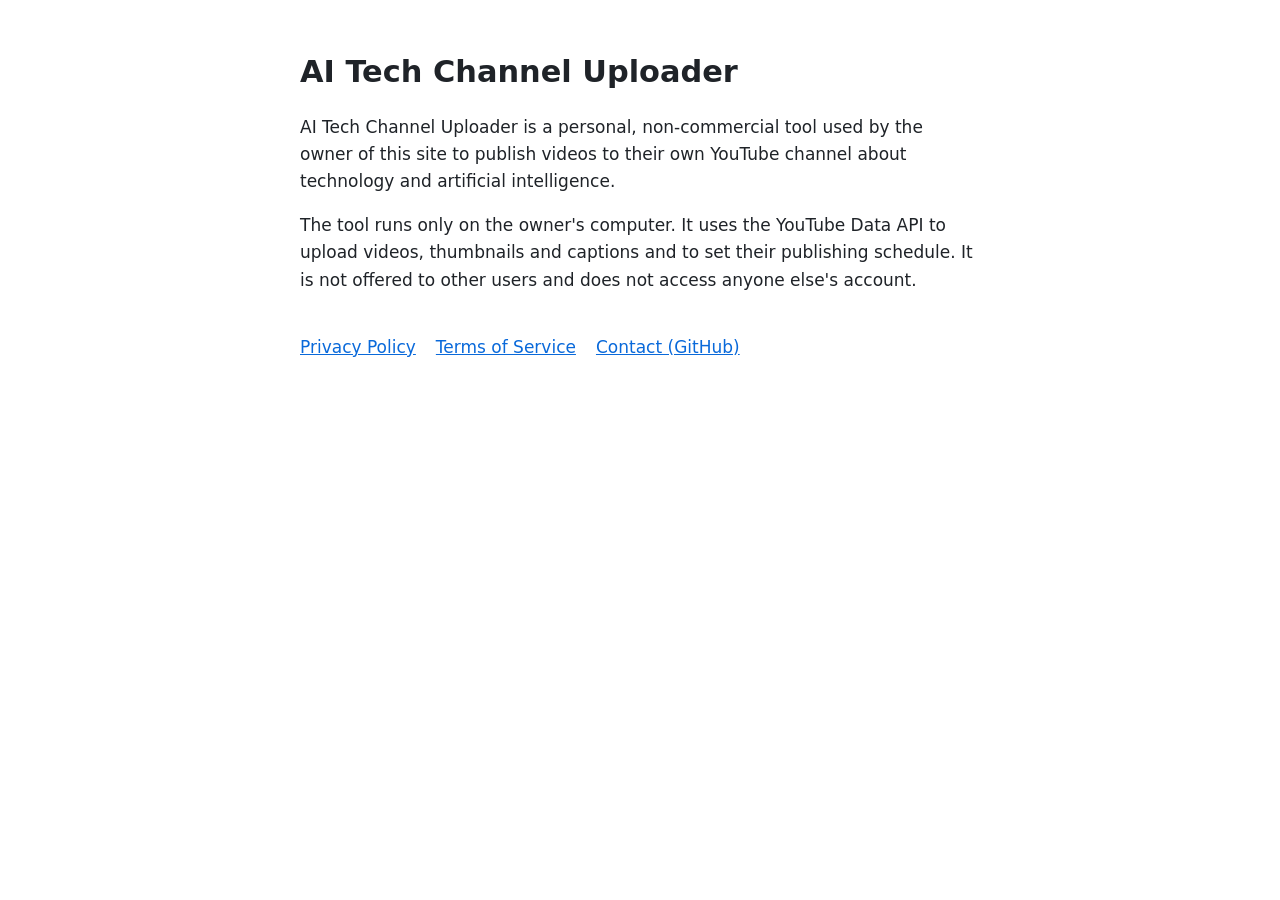
<file: index.html>
<!doctype html>
<html lang="en">
<head>
<meta charset="utf-8">
<meta name="viewport" content="width=device-width, initial-scale=1">
<title>AI Tech Channel Uploader</title>
<link rel="stylesheet" href="style.css">
</head>
<body>
<main>
  <h1>AI Tech Channel Uploader</h1>
  <p>
    AI Tech Channel Uploader is a personal, non-commercial tool used by the owner of this site to publish
    videos to their own YouTube channel about technology and artificial intelligence.
  </p>
  <p>
    The tool runs only on the owner's computer. It uses the YouTube Data API to upload videos, thumbnails and
    captions and to set their publishing schedule. It is not offered to other users and does not access
    anyone else's account.
  </p>
  <nav>
    <a href="privacy.html">Privacy Policy</a>
    <a href="terms.html">Terms of Service</a>
    <a href="https://github.com/hfehmi35">Contact (GitHub)</a>
  </nav>
</main>
</body>
</html>
</file>
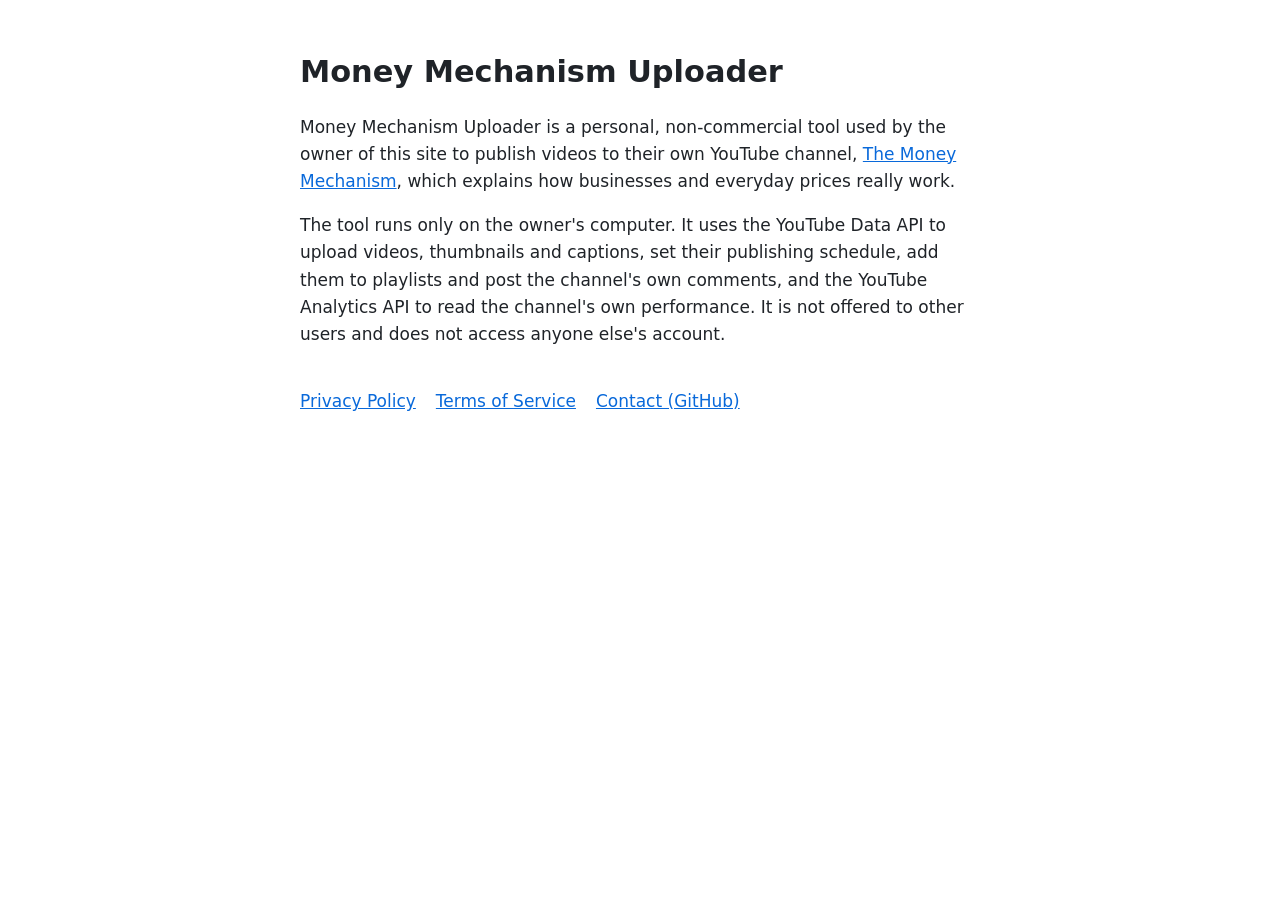
<file: money-mechanism/index.html>
<!doctype html>
<html lang="en">
<head>
<meta charset="utf-8">
<meta name="viewport" content="width=device-width, initial-scale=1">
<title>Money Mechanism Uploader</title>
<link rel="stylesheet" href="../style.css">
</head>
<body>
<main>
  <h1>Money Mechanism Uploader</h1>
  <p>
    Money Mechanism Uploader is a personal, non-commercial tool used by the owner of this site to publish
    videos to their own YouTube channel, <a href="https://www.youtube.com/@themoneymechanismm">The Money Mechanism</a>,
    which explains how businesses and everyday prices really work.
  </p>
  <p>
    The tool runs only on the owner's computer. It uses the YouTube Data API to upload videos, thumbnails and
    captions, set their publishing schedule, add them to playlists and post the channel's own comments, and the
    YouTube Analytics API to read the channel's own performance. It is not offered to other users and does not
    access anyone else's account.
  </p>
  <nav>
    <a href="privacy.html">Privacy Policy</a>
    <a href="terms.html">Terms of Service</a>
    <a href="https://github.com/hfehmi35">Contact (GitHub)</a>
  </nav>
</main>
</body>
</html>
</file>
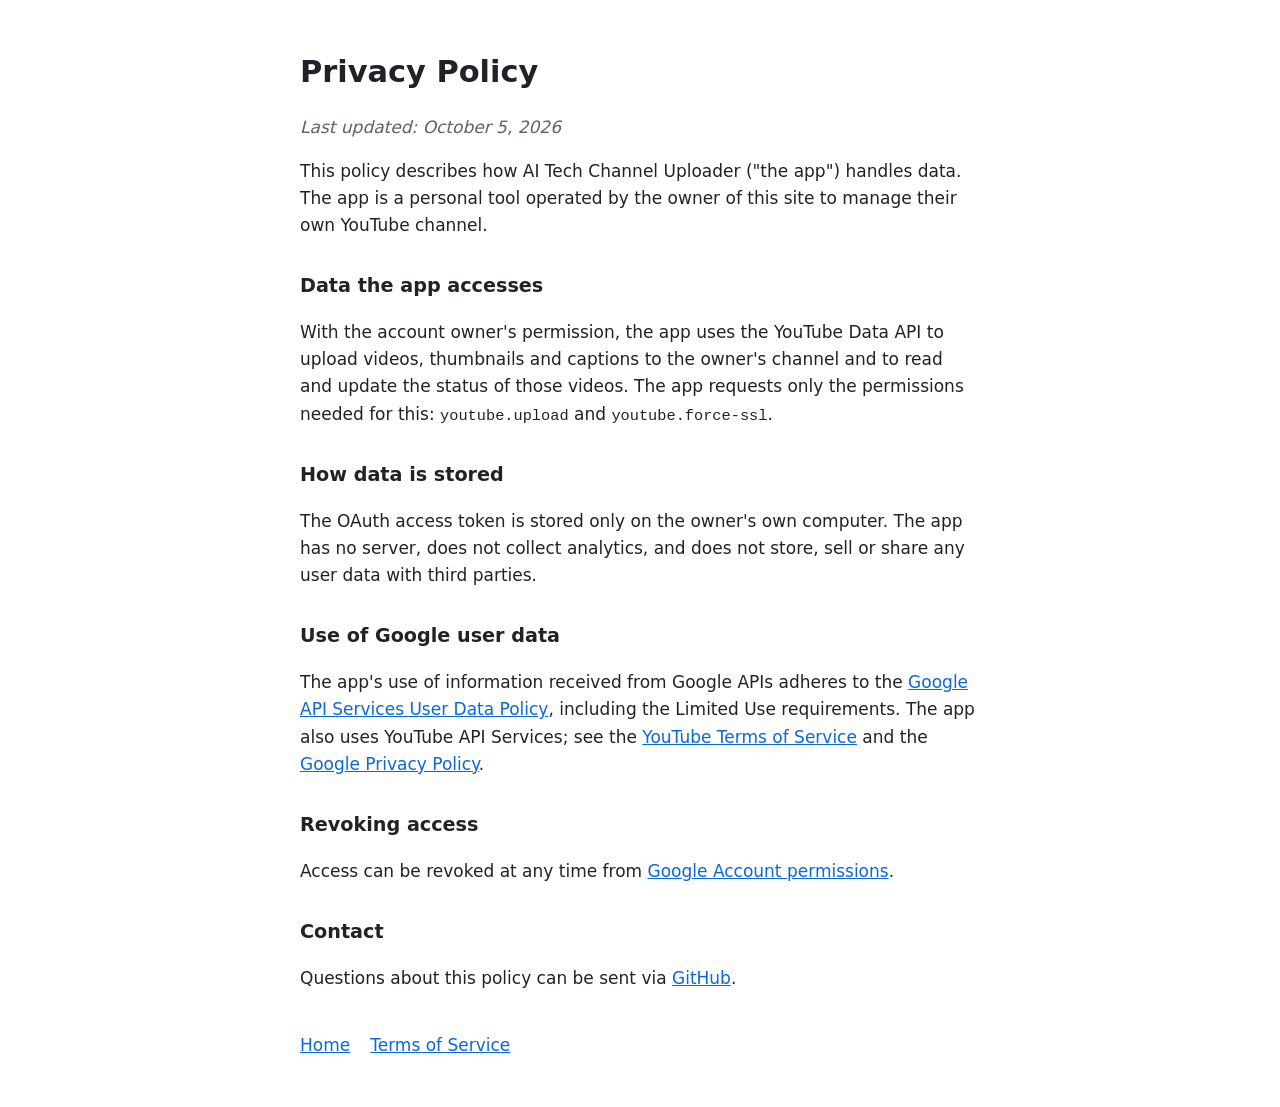
<file: privacy.html>
<!doctype html>
<html lang="en">
<head>
<meta charset="utf-8">
<meta name="viewport" content="width=device-width, initial-scale=1">
<title>Privacy Policy</title>
<link rel="stylesheet" href="style.css">
</head>
<body>
<main>
  <h1>Privacy Policy</h1>
  <p><em>Last updated: October 5, 2026</em></p>

  <p>
    This policy describes how AI Tech Channel Uploader ("the app") handles data. The app is a personal tool
    operated by the owner of this site to manage their own YouTube channel.
  </p>

  <h2>Data the app accesses</h2>
  <p>
    With the account owner's permission, the app uses the YouTube Data API to upload videos, thumbnails and
    captions to the owner's channel and to read and update the status of those videos.
    The app requests only the permissions needed for this: <code>youtube.upload</code> and
    <code>youtube.force-ssl</code>.
  </p>

  <h2>How data is stored</h2>
  <p>
    The OAuth access token is stored only on the owner's own computer. The app has no server, does not
    collect analytics, and does not store, sell or share any user data with third parties.
  </p>

  <h2>Use of Google user data</h2>
  <p>
    The app's use of information received from Google APIs adheres to the
    <a href="https://developers.google.com/terms/api-services-user-data-policy">Google API Services User Data Policy</a>,
    including the Limited Use requirements. The app also uses YouTube API Services; see the
    <a href="https://www.youtube.com/t/terms">YouTube Terms of Service</a> and the
    <a href="https://policies.google.com/privacy">Google Privacy Policy</a>.
  </p>

  <h2>Revoking access</h2>
  <p>
    Access can be revoked at any time from
    <a href="https://myaccount.google.com/permissions">Google Account permissions</a>.
  </p>

  <h2>Contact</h2>
  <p>Questions about this policy can be sent via <a href="https://github.com/hfehmi35">GitHub</a>.</p>

  <nav><a href="index.html">Home</a> <a href="terms.html">Terms of Service</a></nav>
</main>
</body>
</html>
</file>
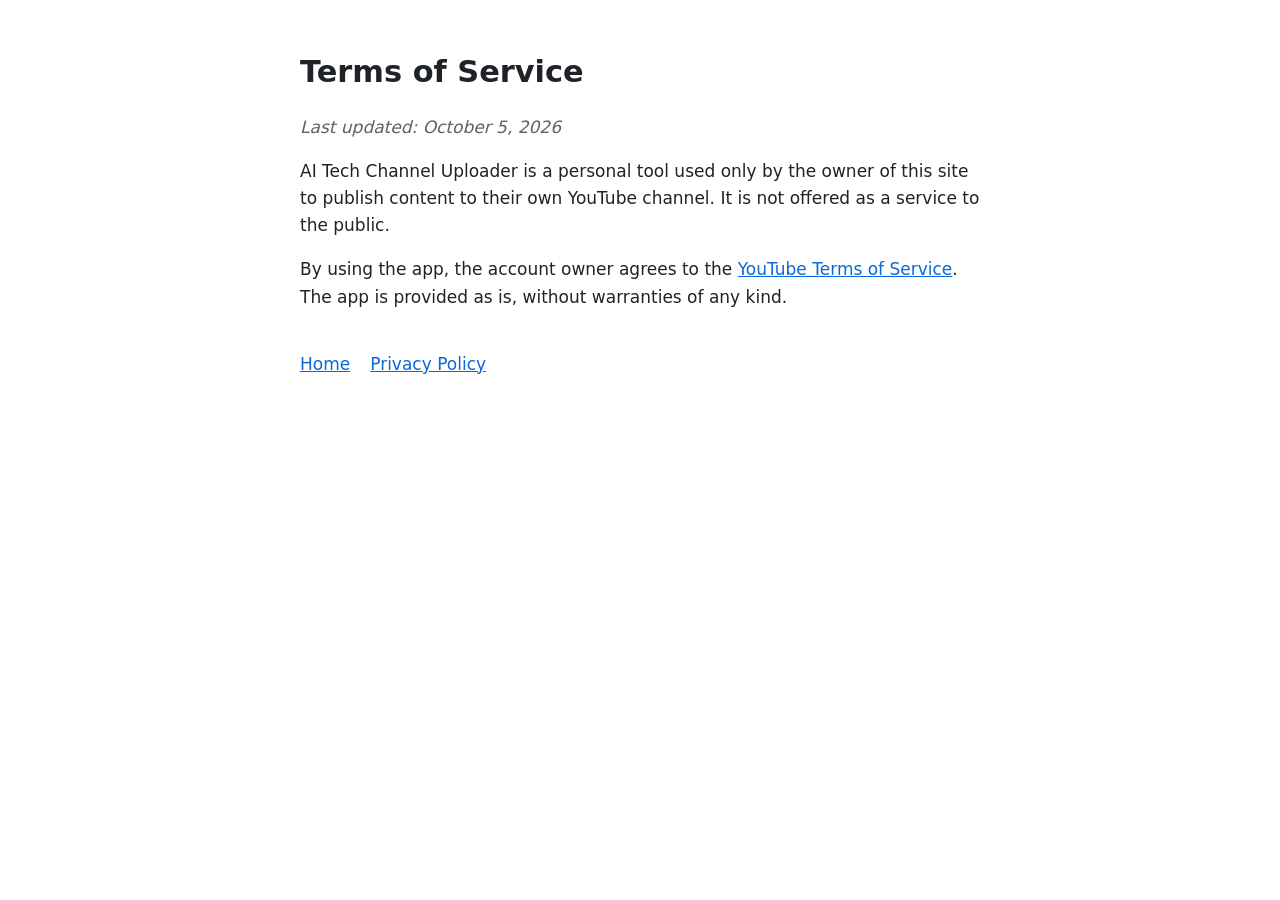
<file: terms.html>
<!doctype html>
<html lang="en">
<head>
<meta charset="utf-8">
<meta name="viewport" content="width=device-width, initial-scale=1">
<title>Terms of Service</title>
<link rel="stylesheet" href="style.css">
</head>
<body>
<main>
  <h1>Terms of Service</h1>
  <p><em>Last updated: October 5, 2026</em></p>
  <p>
    AI Tech Channel Uploader is a personal tool used only by the owner of this site to publish content to
    their own YouTube channel. It is not offered as a service to the public.
  </p>
  <p>
    By using the app, the account owner agrees to the
    <a href="https://www.youtube.com/t/terms">YouTube Terms of Service</a>. The app is provided as is,
    without warranties of any kind.
  </p>
  <nav><a href="index.html">Home</a> <a href="privacy.html">Privacy Policy</a></nav>
</main>
</body>
</html>
</file>
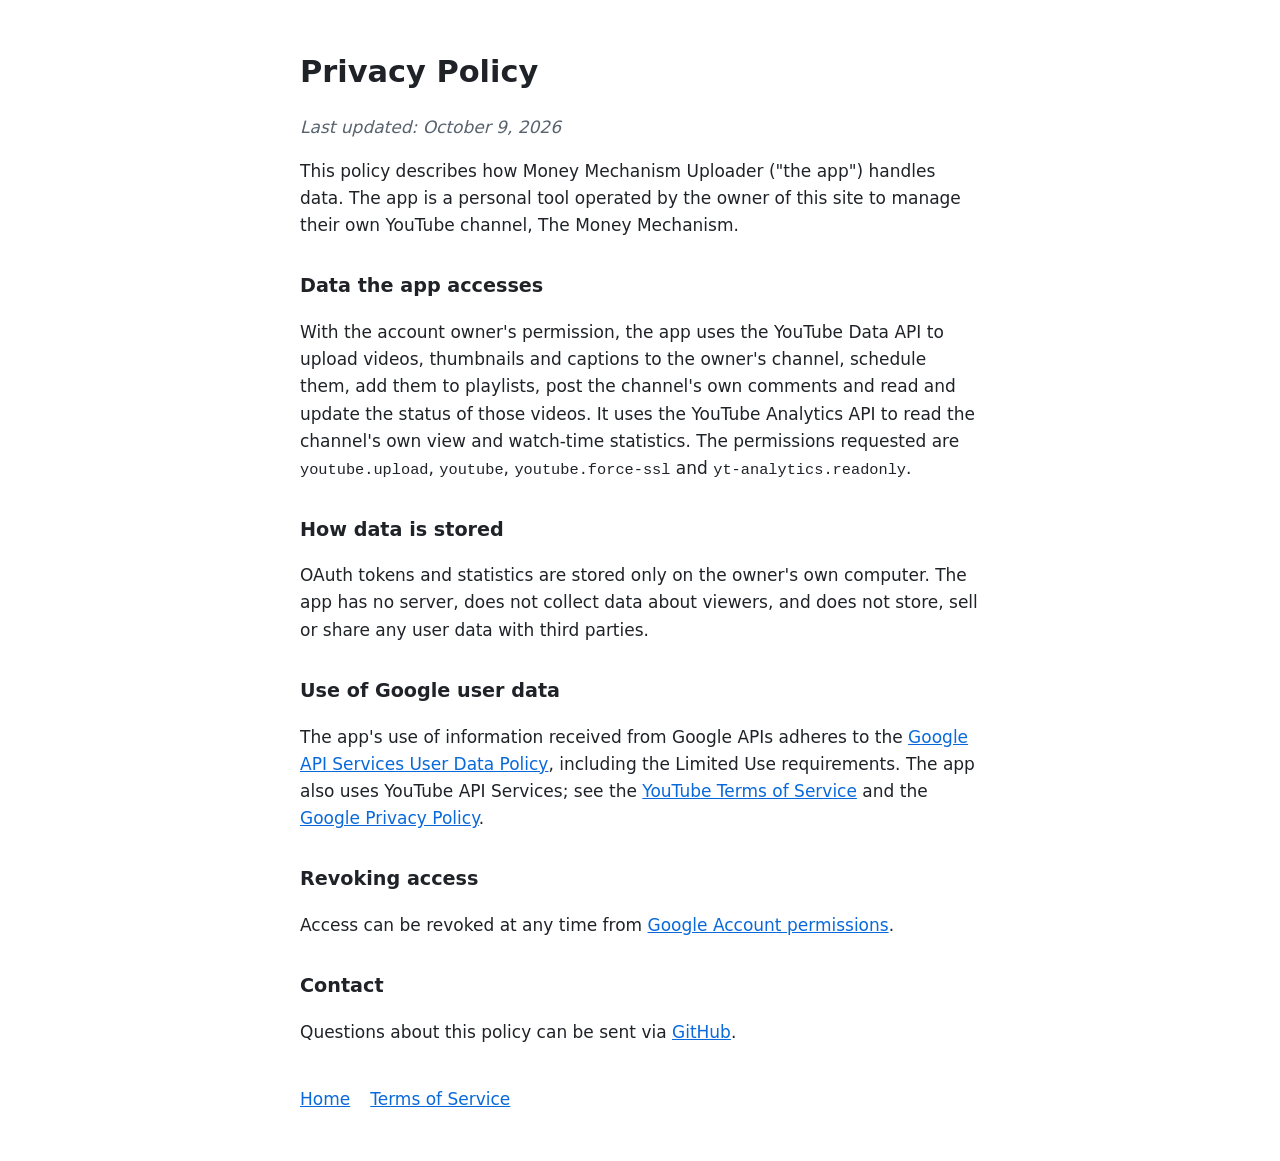
<file: money-mechanism/privacy.html>
<!doctype html>
<html lang="en">
<head>
<meta charset="utf-8">
<meta name="viewport" content="width=device-width, initial-scale=1">
<title>Privacy Policy – Money Mechanism Uploader</title>
<link rel="stylesheet" href="../style.css">
</head>
<body>
<main>
  <h1>Privacy Policy</h1>
  <p><em>Last updated: October 9, 2026</em></p>
  <p>
    This policy describes how Money Mechanism Uploader ("the app") handles data. The app is a personal tool
    operated by the owner of this site to manage their own YouTube channel, The Money Mechanism.
  </p>
  <h2>Data the app accesses</h2>
  <p>
    With the account owner's permission, the app uses the YouTube Data API to upload videos, thumbnails and
    captions to the owner's channel, schedule them, add them to playlists, post the channel's own comments and
    read and update the status of those videos. It uses the YouTube Analytics API to read the channel's own
    view and watch-time statistics. The permissions requested are <code>youtube.upload</code>,
    <code>youtube</code>, <code>youtube.force-ssl</code> and <code>yt-analytics.readonly</code>.
  </p>
  <h2>How data is stored</h2>
  <p>
    OAuth tokens and statistics are stored only on the owner's own computer. The app has no server, does not
    collect data about viewers, and does not store, sell or share any user data with third parties.
  </p>
  <h2>Use of Google user data</h2>
  <p>
    The app's use of information received from Google APIs adheres to the
    <a href="https://developers.google.com/terms/api-services-user-data-policy">Google API Services User Data Policy</a>,
    including the Limited Use requirements. The app also uses YouTube API Services; see the
    <a href="https://www.youtube.com/t/terms">YouTube Terms of Service</a> and the
    <a href="https://policies.google.com/privacy">Google Privacy Policy</a>.
  </p>
  <h2>Revoking access</h2>
  <p>
    Access can be revoked at any time from
    <a href="https://myaccount.google.com/permissions">Google Account permissions</a>.
  </p>
  <h2>Contact</h2>
  <p>Questions about this policy can be sent via <a href="https://github.com/hfehmi35">GitHub</a>.</p>
  <nav>
    <a href="index.html">Home</a>
    <a href="terms.html">Terms of Service</a>
  </nav>
</main>
</body>
</html>
</file>
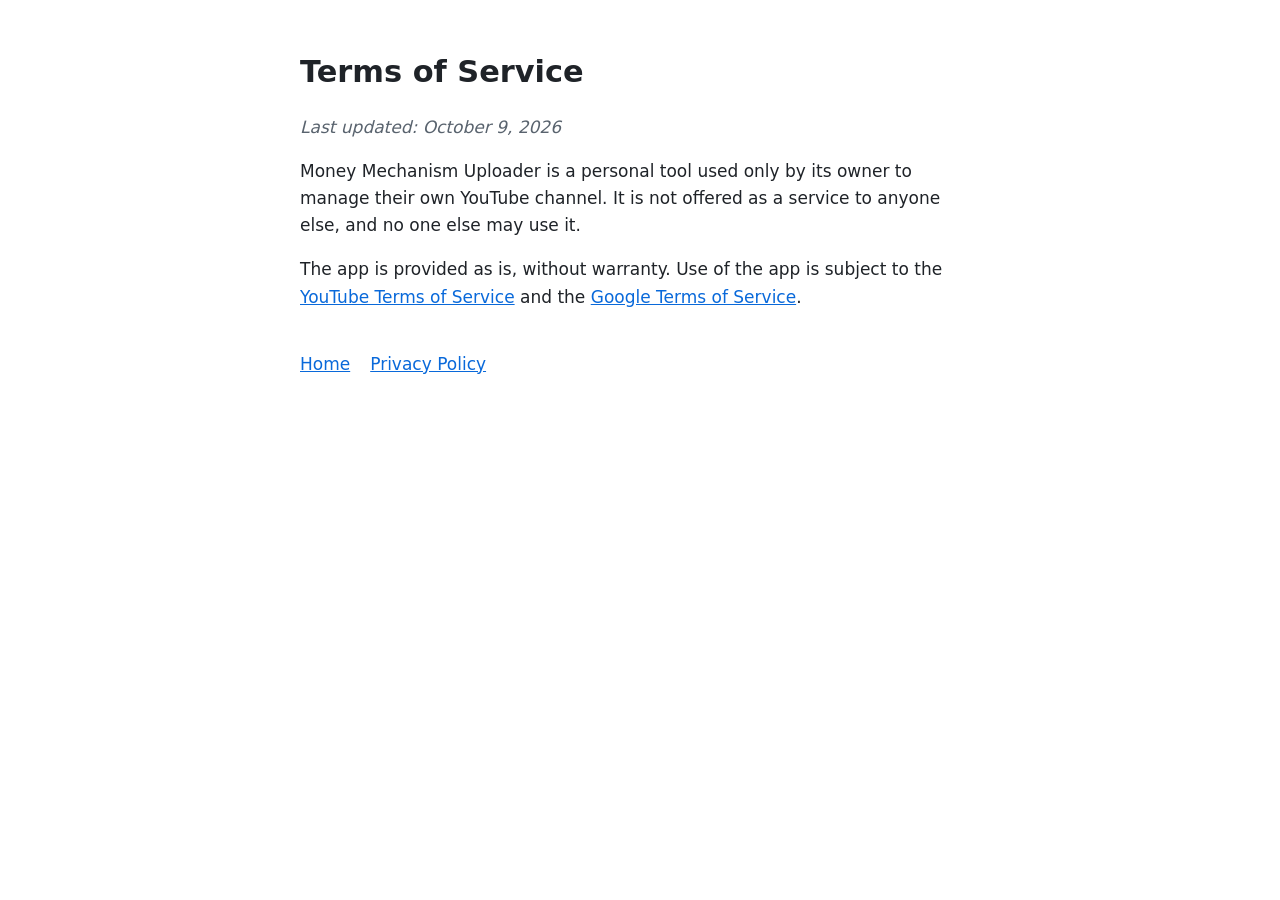
<file: money-mechanism/terms.html>
<!doctype html>
<html lang="en">
<head>
<meta charset="utf-8">
<meta name="viewport" content="width=device-width, initial-scale=1">
<title>Terms of Service – Money Mechanism Uploader</title>
<link rel="stylesheet" href="../style.css">
</head>
<body>
<main>
  <h1>Terms of Service</h1>
  <p><em>Last updated: October 9, 2026</em></p>
  <p>
    Money Mechanism Uploader is a personal tool used only by its owner to manage their own YouTube channel.
    It is not offered as a service to anyone else, and no one else may use it.
  </p>
  <p>
    The app is provided as is, without warranty. Use of the app is subject to the
    <a href="https://www.youtube.com/t/terms">YouTube Terms of Service</a> and the
    <a href="https://policies.google.com/terms">Google Terms of Service</a>.
  </p>
  <nav>
    <a href="index.html">Home</a>
    <a href="privacy.html">Privacy Policy</a>
  </nav>
</main>
</body>
</html>
</file>
<file: style.css>
:root { color-scheme: light dark; --fg: #1f2328; --bg: #ffffff; --muted: #59636e; --link: #0969da; }
@media (prefers-color-scheme: dark) {
  :root { --fg: #e6edf3; --bg: #0d1117; --muted: #9198a1; --link: #4493f8; }
}
body { margin: 0; background: var(--bg); color: var(--fg); font: 17px/1.6 system-ui, -apple-system, "Segoe UI", sans-serif; }
main { max-width: 680px; margin: 0 auto; padding: 48px 16px; }
h1 { font-size: 1.9rem; margin: 0 0 1rem; }
h2 { font-size: 1.2rem; margin-top: 2rem; }
em { color: var(--muted); }
a { color: var(--link); }
nav { margin-top: 2.5rem; display: flex; gap: 1.25rem; flex-wrap: wrap; }
code { font-size: 0.9em; }
</file>
